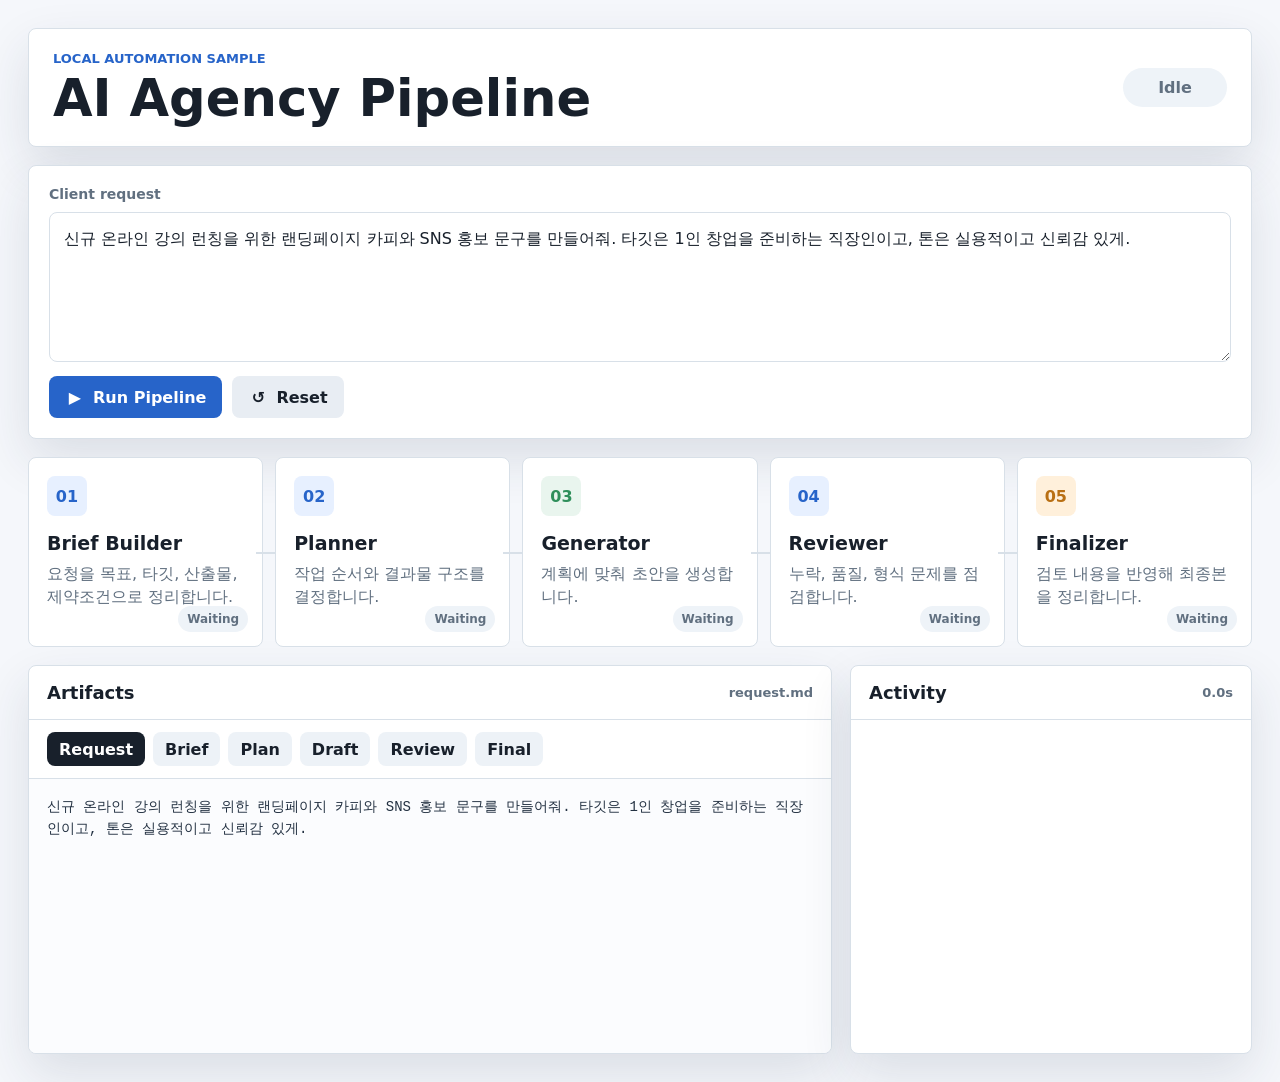
<file: index.html>
<!doctype html>
<html lang="ko">
  <head>
    <meta charset="utf-8" />
    <meta name="viewport" content="width=device-width, initial-scale=1" />
    <title>AI Agency Pipeline Demo</title>
    <link rel="stylesheet" href="./styles.css" />
  </head>
  <body>
    <main class="app-shell">
      <section class="workspace" aria-label="AI agency pipeline demo">
        <header class="topbar">
          <div>
            <p class="eyebrow">Local automation sample</p>
            <h1>AI Agency Pipeline</h1>
          </div>
          <div class="run-status" id="runStatus">Idle</div>
        </header>

        <section class="control-panel">
          <label for="clientRequest">Client request</label>
          <textarea id="clientRequest" rows="5">신규 온라인 강의 런칭을 위한 랜딩페이지 카피와 SNS 홍보 문구를 만들어줘. 타깃은 1인 창업을 준비하는 직장인이고, 톤은 실용적이고 신뢰감 있게.</textarea>
          <div class="actions">
            <button id="runButton" type="button">
              <span class="button-icon">▶</span>
              Run Pipeline
            </button>
            <button id="resetButton" class="secondary" type="button">
              <span class="button-icon">↺</span>
              Reset
            </button>
          </div>
        </section>

        <section class="pipeline-board" aria-label="Pipeline stages">
          <article class="stage-card" data-stage="brief">
            <div class="stage-icon">01</div>
            <h2>Brief Builder</h2>
            <p>요청을 목표, 타깃, 산출물, 제약조건으로 정리합니다.</p>
            <div class="stage-state">Waiting</div>
          </article>

          <div class="connector" aria-hidden="true"></div>

          <article class="stage-card" data-stage="plan">
            <div class="stage-icon">02</div>
            <h2>Planner</h2>
            <p>작업 순서와 결과물 구조를 결정합니다.</p>
            <div class="stage-state">Waiting</div>
          </article>

          <div class="connector" aria-hidden="true"></div>

          <article class="stage-card" data-stage="draft">
            <div class="stage-icon">03</div>
            <h2>Generator</h2>
            <p>계획에 맞춰 초안을 생성합니다.</p>
            <div class="stage-state">Waiting</div>
          </article>

          <div class="connector" aria-hidden="true"></div>

          <article class="stage-card" data-stage="review">
            <div class="stage-icon">04</div>
            <h2>Reviewer</h2>
            <p>누락, 품질, 형식 문제를 점검합니다.</p>
            <div class="stage-state">Waiting</div>
          </article>

          <div class="connector" aria-hidden="true"></div>

          <article class="stage-card" data-stage="final">
            <div class="stage-icon">05</div>
            <h2>Finalizer</h2>
            <p>검토 내용을 반영해 최종본을 정리합니다.</p>
            <div class="stage-state">Waiting</div>
          </article>
        </section>

        <section class="output-grid">
          <article class="artifact-viewer">
            <div class="panel-header">
              <h2>Artifacts</h2>
              <span id="artifactName">request.md</span>
            </div>
            <nav class="tabs" aria-label="Artifacts">
              <button class="tab active" data-artifact="request">Request</button>
              <button class="tab" data-artifact="brief">Brief</button>
              <button class="tab" data-artifact="plan">Plan</button>
              <button class="tab" data-artifact="draft">Draft</button>
              <button class="tab" data-artifact="review">Review</button>
              <button class="tab" data-artifact="final">Final</button>
            </nav>
            <pre id="artifactOutput"></pre>
          </article>

          <article class="activity-panel">
            <div class="panel-header">
              <h2>Activity</h2>
              <span id="elapsedTime">0.0s</span>
            </div>
            <ol id="activityLog" class="activity-log"></ol>
          </article>
        </section>
      </section>
    </main>

    <script src="./app.js"></script>
  </body>
</html>
</file>
<file: styles.css>
:root {
  color-scheme: light;
  --bg: #f5f7fb;
  --surface: #ffffff;
  --surface-strong: #eef3f8;
  --text: #18202b;
  --muted: #617080;
  --line: #d8e0e8;
  --blue: #2764c9;
  --green: #2f8f5b;
  --amber: #b96f13;
  --red: #b54545;
  --violet: #7650b8;
  --shadow: 0 20px 50px rgba(31, 46, 70, 0.12);
}

* {
  box-sizing: border-box;
}

body {
  margin: 0;
  min-height: 100vh;
  background: var(--bg);
  color: var(--text);
  font-family:
    Inter, ui-sans-serif, system-ui, -apple-system, BlinkMacSystemFont, "Segoe UI",
    sans-serif;
}

button,
textarea {
  font: inherit;
}

.app-shell {
  min-height: 100vh;
  padding: 28px;
}

.workspace {
  width: min(1440px, 100%);
  margin: 0 auto;
}

.topbar,
.control-panel,
.output-grid > article {
  background: var(--surface);
  border: 1px solid var(--line);
  box-shadow: var(--shadow);
}

.topbar {
  display: flex;
  align-items: center;
  justify-content: space-between;
  gap: 24px;
  padding: 22px 24px;
  border-radius: 8px;
}

.eyebrow {
  margin: 0 0 6px;
  color: var(--blue);
  font-size: 13px;
  font-weight: 700;
  text-transform: uppercase;
}

h1,
h2,
p {
  margin-top: 0;
}

h1 {
  margin-bottom: 0;
  font-size: clamp(30px, 4vw, 52px);
  line-height: 1.02;
  letter-spacing: 0;
}

.run-status {
  min-width: 104px;
  padding: 10px 14px;
  border-radius: 999px;
  background: var(--surface-strong);
  color: var(--muted);
  text-align: center;
  font-weight: 800;
}

.run-status.running {
  background: #e7f0ff;
  color: var(--blue);
}

.run-status.done {
  background: #e6f5ed;
  color: var(--green);
}

.control-panel {
  margin-top: 18px;
  padding: 20px;
  border-radius: 8px;
}

.control-panel label {
  display: block;
  margin-bottom: 10px;
  color: var(--muted);
  font-size: 14px;
  font-weight: 800;
}

textarea {
  display: block;
  width: 100%;
  resize: vertical;
  min-height: 120px;
  padding: 14px;
  border: 1px solid var(--line);
  border-radius: 8px;
  color: var(--text);
  line-height: 1.5;
}

.actions {
  display: flex;
  flex-wrap: wrap;
  gap: 10px;
  margin-top: 14px;
}

button {
  min-height: 42px;
  border: 0;
  border-radius: 8px;
  background: var(--blue);
  color: white;
  cursor: pointer;
  font-weight: 800;
}

.actions button {
  display: inline-flex;
  align-items: center;
  gap: 8px;
  padding: 0 16px;
}

button.secondary {
  background: #e8edf3;
  color: var(--text);
}

button:disabled {
  cursor: not-allowed;
  opacity: 0.65;
}

.button-icon {
  width: 20px;
  text-align: center;
}

.pipeline-board {
  display: grid;
  grid-template-columns: repeat(5, minmax(150px, 1fr));
  align-items: stretch;
  gap: 12px;
  margin: 18px 0;
}

.connector {
  display: none;
}

.stage-card {
  position: relative;
  min-height: 190px;
  padding: 18px;
  border: 1px solid var(--line);
  border-radius: 8px;
  background: var(--surface);
  transition:
    transform 180ms ease,
    border-color 180ms ease,
    box-shadow 180ms ease;
}

.stage-card::after {
  position: absolute;
  top: 50%;
  right: -18px;
  width: 24px;
  height: 2px;
  background: var(--line);
  content: "";
}

.stage-card:last-child::after {
  display: none;
}

.stage-card.active {
  border-color: var(--blue);
  box-shadow: 0 14px 34px rgba(39, 100, 201, 0.18);
  transform: translateY(-4px);
}

.stage-card.done {
  border-color: rgba(47, 143, 91, 0.6);
}

.stage-icon {
  display: grid;
  width: 40px;
  height: 40px;
  margin-bottom: 16px;
  place-items: center;
  border-radius: 8px;
  background: #e7f0ff;
  color: var(--blue);
  font-weight: 900;
}

.stage-card:nth-of-type(3) .stage-icon {
  background: #e9f5ee;
  color: var(--green);
}

.stage-card:nth-of-type(5) .stage-icon {
  background: #fff0db;
  color: var(--amber);
}

.stage-card:nth-of-type(7) .stage-icon {
  background: #f1eafb;
  color: var(--violet);
}

.stage-card:nth-of-type(9) .stage-icon {
  background: #fbe9e9;
  color: var(--red);
}

.stage-card h2 {
  margin-bottom: 8px;
  font-size: 19px;
}

.stage-card p {
  margin-bottom: 16px;
  color: var(--muted);
  line-height: 1.45;
}

.stage-state {
  position: absolute;
  right: 14px;
  bottom: 14px;
  padding: 6px 9px;
  border-radius: 999px;
  background: var(--surface-strong);
  color: var(--muted);
  font-size: 12px;
  font-weight: 800;
}

.stage-card.active .stage-state {
  background: #e7f0ff;
  color: var(--blue);
}

.stage-card.done .stage-state {
  background: #e6f5ed;
  color: var(--green);
}

.output-grid {
  display: grid;
  grid-template-columns: minmax(0, 1.5fr) minmax(300px, 0.75fr);
  gap: 18px;
}

.output-grid > article {
  min-height: 380px;
  border-radius: 8px;
  overflow: hidden;
}

.panel-header {
  display: flex;
  align-items: center;
  justify-content: space-between;
  gap: 12px;
  padding: 16px 18px;
  border-bottom: 1px solid var(--line);
}

.panel-header h2 {
  margin-bottom: 0;
  font-size: 18px;
}

.panel-header span {
  color: var(--muted);
  font-size: 13px;
  font-weight: 800;
}

.tabs {
  display: flex;
  gap: 8px;
  padding: 12px 18px;
  overflow-x: auto;
  border-bottom: 1px solid var(--line);
}

.tab {
  min-height: 34px;
  padding: 0 12px;
  background: #edf2f7;
  color: var(--text);
  white-space: nowrap;
}

.tab.active {
  background: var(--text);
  color: white;
}

pre {
  min-height: 274px;
  max-height: 460px;
  margin: 0;
  padding: 18px;
  overflow: auto;
  background: #fbfcfe;
  color: #233142;
  font-size: 14px;
  line-height: 1.55;
  white-space: pre-wrap;
}

.activity-log {
  display: grid;
  gap: 10px;
  margin: 0;
  padding: 18px 18px 20px 42px;
}

.activity-log li {
  padding: 10px 12px;
  border: 1px solid var(--line);
  border-radius: 8px;
  background: #fbfcfe;
  color: var(--muted);
  line-height: 1.45;
}

@media (max-width: 960px) {
  .pipeline-board,
  .output-grid {
    grid-template-columns: 1fr;
  }

  .stage-card {
    min-height: 150px;
  }

  .stage-card::after {
    top: auto;
    right: 50%;
    bottom: -14px;
    width: 2px;
    height: 18px;
  }
}

@media (max-width: 640px) {
  .app-shell {
    padding: 14px;
  }

  .topbar {
    align-items: flex-start;
    flex-direction: column;
  }

  h1 {
    font-size: 34px;
  }

  .run-status {
    width: 100%;
  }
}
</file>
